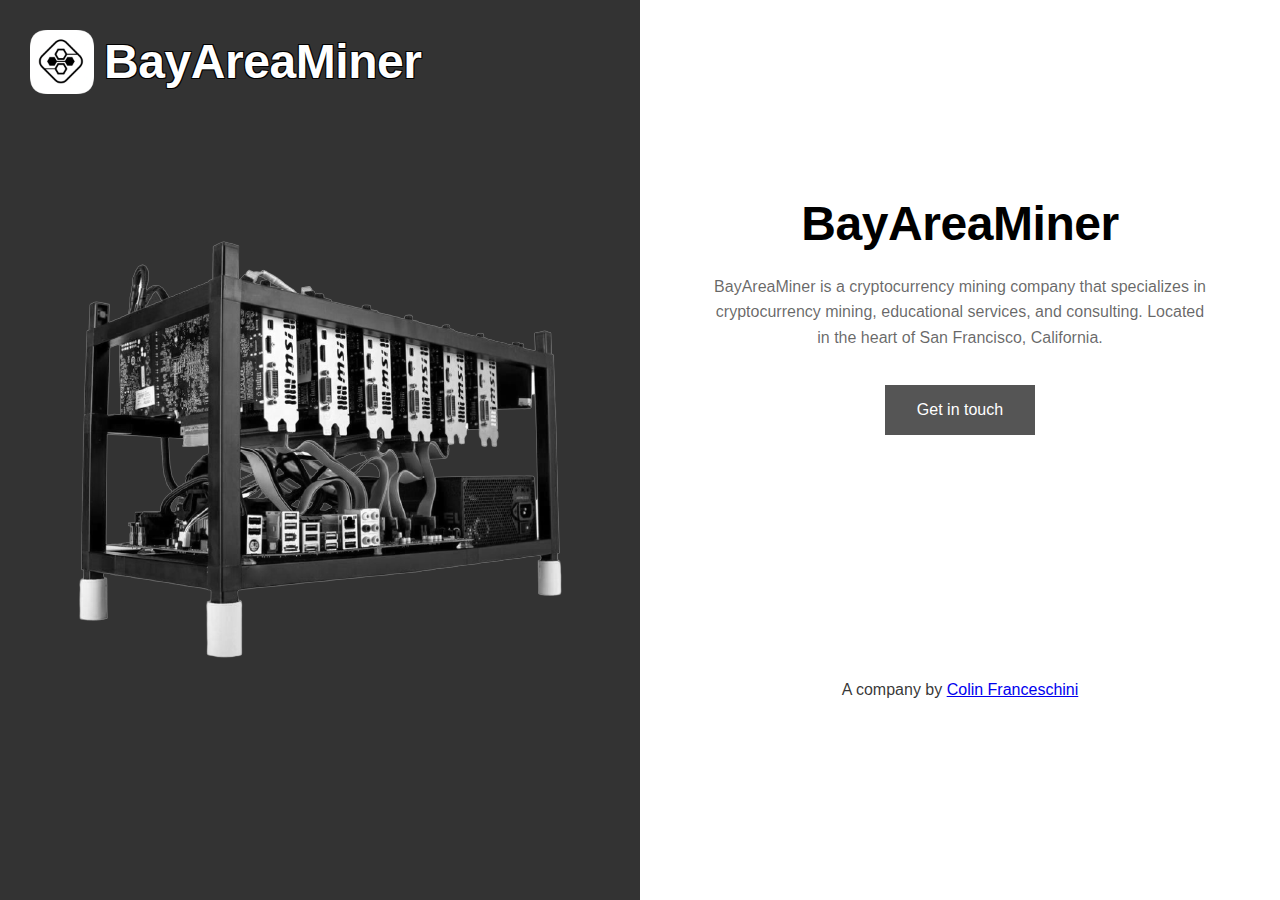
<file: index.html>
<html>
  <head>
    <meta charset="utf-8" class="next-head">
    <title class="next-head">BayAreaMiner | Crypto Mining Expert</title>
    <meta content="width=device-width, initial-scale=1" name="viewport" />
    <meta name="title" content="BayAreaMiner | Crypto Mining">
    <meta name="description" content="BayAreaMiner is a cryptocurrency mining company that specializes in cryptocurrency mining, educational services, and consulting. Located in San Francisco, California.">
    <meta name="keywords" content="BayAreaMiner.com, BayAreaMiner, BayArea, Bay, Area, Miner, crypto, cryptocurrency, asic, gpu, gpumining, mining, proof of work, proof, of, work, bitcoin, ethereum, ravencoin, ergo, firo, ethereum classic, helium, blockchain, Colin, Franceschini, Colin Franceschini">
    <meta name="robots" content="index, follow">
    <meta http-equiv="Content-Type" content="text/html; charset=utf-8">
    <meta name="language" content="English">
    <meta name="author" content="Colin Franceschini">
    <meta http-equiv="cache-control" content="no-cache" />
    <meta http-equiv="Pragma" content="no-cache" />
    <meta http-equiv="Expires" content="-1" />
    <link rel="apple-touch-icon" sizes="180x180" href="./apple-touch-icon.png">
    <link rel="icon" type="image/png" sizes="32x32" href="./favicon-32x32.png">
    <link rel="icon" type="image/png" sizes="16x16" href="./favicon-16x16.png">
    <link rel="manifest" href="./site.webmanifest">
    <link rel="stylesheet" href="./index.css">
    <!-- Global site tag (gtag.js) - Google Analytics -->
    <script async src="https://www.googletagmanager.com/gtag/js?id=UA-218818076-1"></script>
    <script>
      window.dataLayer = window.dataLayer || [];
      function gtag(){dataLayer.push(arguments);}
      gtag('js', new Date());
      gtag('config', 'UA-218818076-1');
    </script>
  </head>
  <body>
    <main class="main">
      <section class="section1">
        <div class="section1logocontainer">
          <a class="alogocontainer" href="/">
            <img class="logo" alt="gpu mining rig" src="./logo.png">
            <h2 class="section2h2 logotext">BayAreaMiner</h2>
          </a>
        </div>
        <div class="section1div">
          <img class="miner img-responsive" alt="gpu mining rig" src="./miner3.png">
          <img class="miner img-responsive mobile" alt="gpu mining rig" src="./miner3mobile.png">
        </div>
        </div>
      </section>
      <section class="section2">
        <div class="section2div">
          <div class="section2container">
            <h2 class="section2h2">BayAreaMiner</h2>
            <p class="section2p">BayAreaMiner is a cryptocurrency mining company that specializes in cryptocurrency mining, educational services, and consulting. Located in the heart of San Francisco, California.</p>
            <div>
              <div class="bottomContainer">
                <a href="javascript:;" onclick="window.location.href = 'ma'+ 'i' + 'lto' + ':ba' + 'ya' + 're' +'ami' + 'n' + 'er' + '@' + 'gm' +'ail' + '.' + 'co' + 'm'">
                  <button>Get in touch</button>
                </a>
              </div>
            </div>
          </div>
        </div>
        <footer class="footer">
          <div>
            <span class="bottomspan">A company by <a href="https://linkedin.com/in/colinfranceschini" target="_blank" class="bottomspan">Colin Franceschini</a>
            </span>
          </div>
        </footer>
      </section>
    </main>
    </div>
    <div>
  </body>
</html>
</file>
<file: index.css>
:root {
  --brand-color: black;
  --brand-color-2: black;
  --brand-gradient: linear-gradient(45deg, hsl(0deg 0% 0% / 80%) 0%, hsl(0deg 0% 0% / 80%) 100%);
  --content-padding: 40px;
  --content-width: 100%;
}

body {
  line-height: 1.6;
  margin: 0;
  overflow: hidden;
  color: hsla(0, 0%, 0%, .8);
  font-family: sans-serif;
  font-feature-settings: "kern", "liga", "clig", "calt";
  font-kerning: normal;
  font-weight: 400;
  word-wrap: break-word;
  -moz-font-feature-settings: "kern", "liga", "clig", "calt";
  -ms-font-feature-settings: "kern", "liga", "clig", "calt";
  -webkit-font-feature-settings: "kern", "liga", "clig", "calt";
}

button {
  background-color: #555;
  border: none;
  color: #fff;
  cursor: pointer;
  display: inline-block;
  font-size: 16px;
  margin: 4px 2px;
  padding: 16px 32px;
  text-align: center;
  text-decoration: none;
  transition-duration: .4s;
}

html {
  overflow: hidden;
}

.alogocontainer {
  display: flex;
  text-decoration: none;
}

.demogif {
  display: flex;
  height: 86%;
  margin-left: 1px;
  margin-top: 61px;
  width: 86%;
}

.footer {
  margin: auto;
  padding: var(--content-padding);
  position: relative;
}

.img-responsive.mobile {
  display: none;
}

.logo{
  height:64px;
  width:64px;
}

.logotext {
  align-self: center !important;
  color: #fff !important;
  margin: 0 !important;
  margin-left: 10px !important;
  text-shadow: -1px -1px 0 #000, 1px -1px 0 #000, -1px 1px 0 #000, 1px 1px 0 #000 !important;
}

.main {
  display: flex;
  flex-direction: row;
  width: 100%;
}

.miner {
  height: auto;
  max-width: 100%;
}

.section1 {
  background-image: var(--brand-gradient);
  height: 100vh;
  width: 50%;
}

.section1div {
  align-items: center;
  display: flex;
  height: 100%;
  justify-content: center;
}

.section1logocontainer {
  display: flex;
  margin: 30px 0 0 30px;
  position: absolute;
}

.section2 {
  background-color: #fff;
  display: flex;
  flex-direction: column;
  height: 100vh;
  justify-content: center;
  width: 50%;
}

.section2container {
  max-width: 500px;
}

.section2div {
  margin: auto;
  margin-bottom: 0;
  padding: var(--content-padding);
}

.section2h1 {
  color: var(--brand-color);
  font-family: -apple-system, BlinkMacSystemFont, Segoe UI, Roboto, Oxygen, Ubuntu, Cantarell, Fira Sans, Droid Sans, Helvetica Neue, sans-serif;
  font-size: clamp(1rem, 10vw, 3rem);
  font-weight: 700;
  line-height: 1.1;
  margin: 0 0 .4rem 0;
  padding: 0;
  text-rendering: optimizeLegibility;
}

.section2h2 {
  color: #000;
  font-family: -apple-system, BlinkMacSystemFont, Segoe UI, Roboto, Oxygen, Ubuntu, Cantarell, Fira Sans, Droid Sans, Helvetica Neue, sans-serif;
  font-size: clamp(1rem, 10vw, 3rem);
  font-weight: 800;
  letter-spacing: -.027rem;
  line-height: 1.1;
  margin: 0 0 1.45rem 0;
  padding: 0;
  text-align: center;
  text-rendering: optimizeLegibility;
  -moz-letter-spacing: -.027rem;
  -ms-letter-spacing: -.027rem;
  -webkit-letter-spacing: -.027rem;
}

.section2p {
  color: rgba(0, 0, 0, .6);
  text-align: center;
}

.bottomContainer{
  display: flex;
  justify-content: center;
  margin-top: 30px;
}

@media only screen and (max-device-width:800px) {
  .img-responsive {
    display: none;
  }

  .img-responsive.mobile {
    width: 55%;
    display: block;
  }
}

@media only screen and (max-width:800px) {
  .demogif {
    display: flex;
    height: 86%;
    margin-left: 1px;
    margin-top: 61px;
    width: 86%;
  }

  .main {
    flex-direction: column;
  }

  .section1 {
    max-height: 350px;
    width: 100%;
  }

  .section2 {
    padding: 0;
    text-align: center;
    width: 100%;
    z-index: 1;
  }

  .section2div {
    margin: auto;
    padding: var(--content-padding);
  }

  .section2h2 {
    font-size: 2rem;
    text-align: center;
  }
}

@media only screen and (max-width:850px) {
  .section1logocontainer {
    margin: 10px 0 0 10px;
  }
}

@media only screen and (max-width:900px) {
  .logotext {
    font-size: 2rem;
  }

  .section1logocontainer {
    margin: 10px 0 0 10px;
  }
}

@media only screen and (max-width:1125px) {
  .section1logocontainer {
    font-size: 2rem;
    margin: 20px 0 0 20px;
  }

  .section2container {
    max-width: 360px;
  }
}

@media screen and (max-width:800px) {
  html {
    overflow-y: scroll!important;
  }

  .main {
    flex-direction: column;
  }

  .section1 {
    max-height: 325px;
    width: 100%;
  }
  .miner{
    margin-top: 30px;
  }
}
</file>
